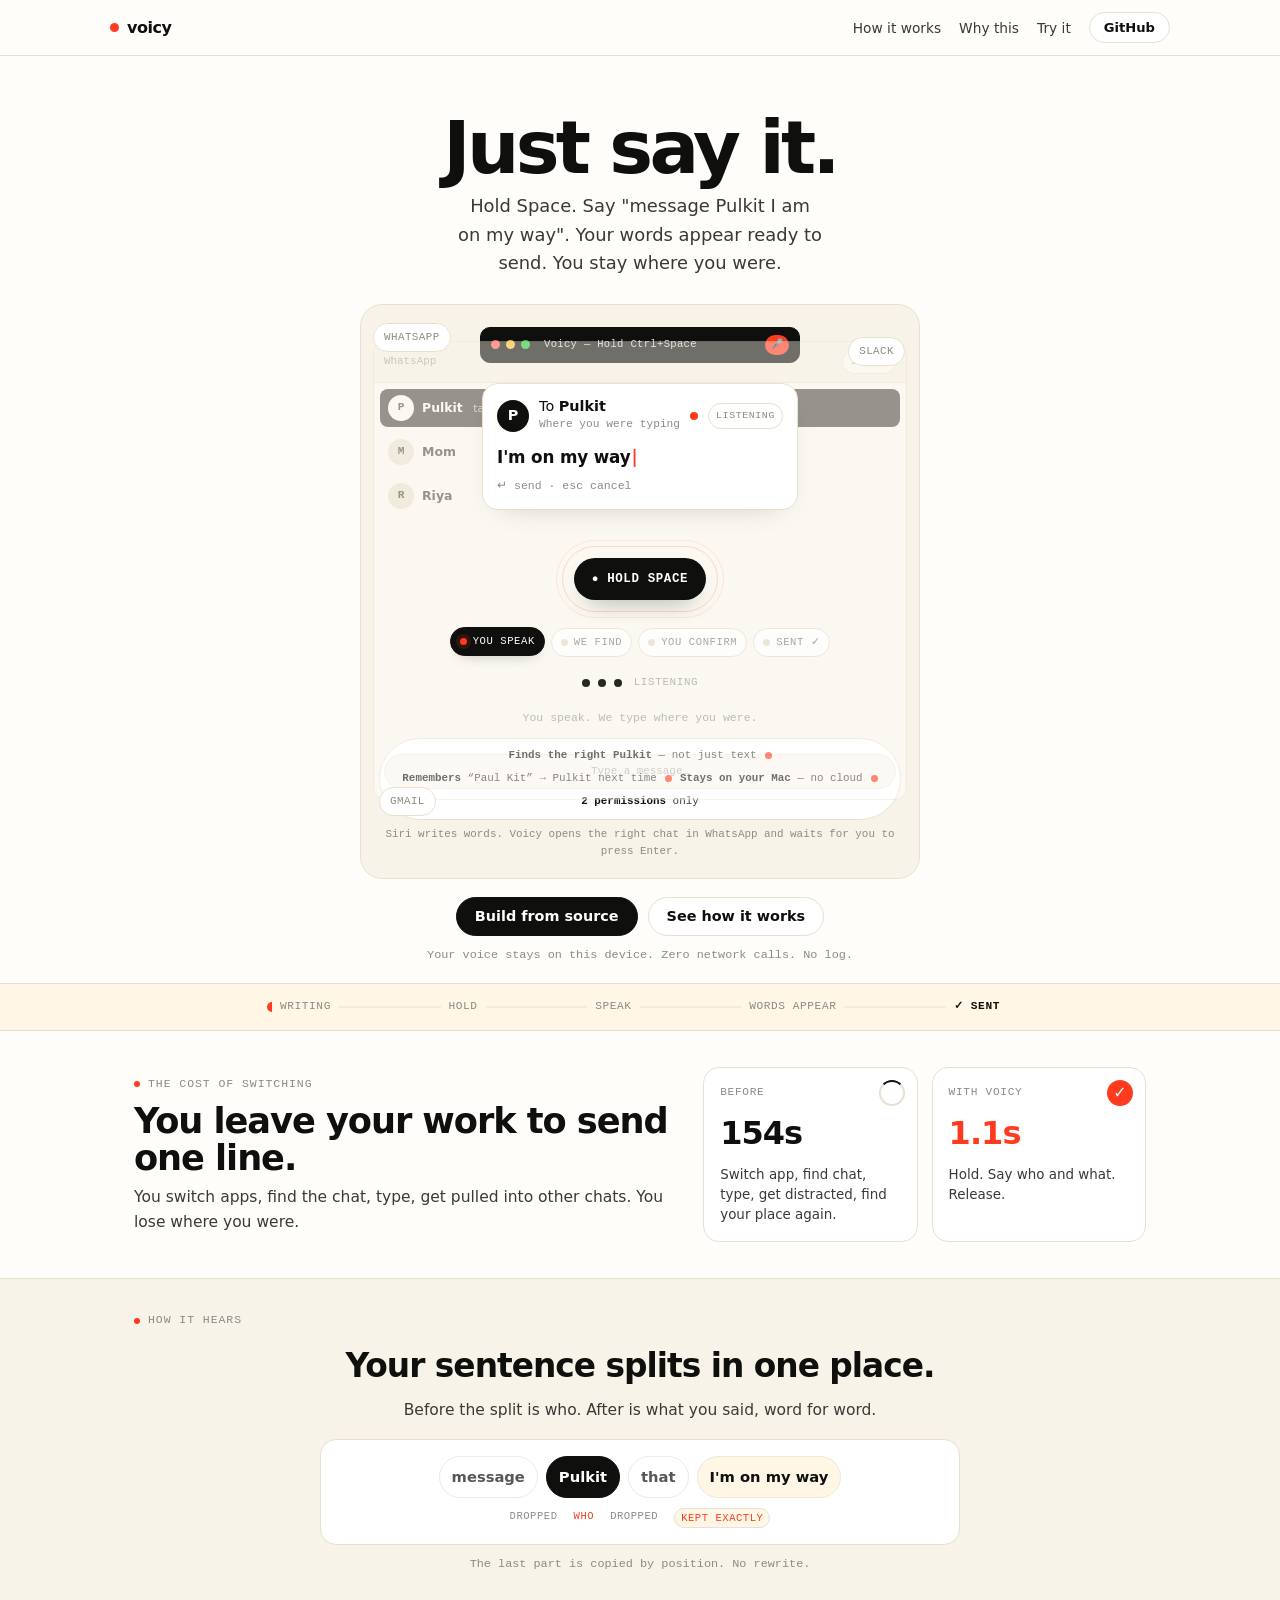
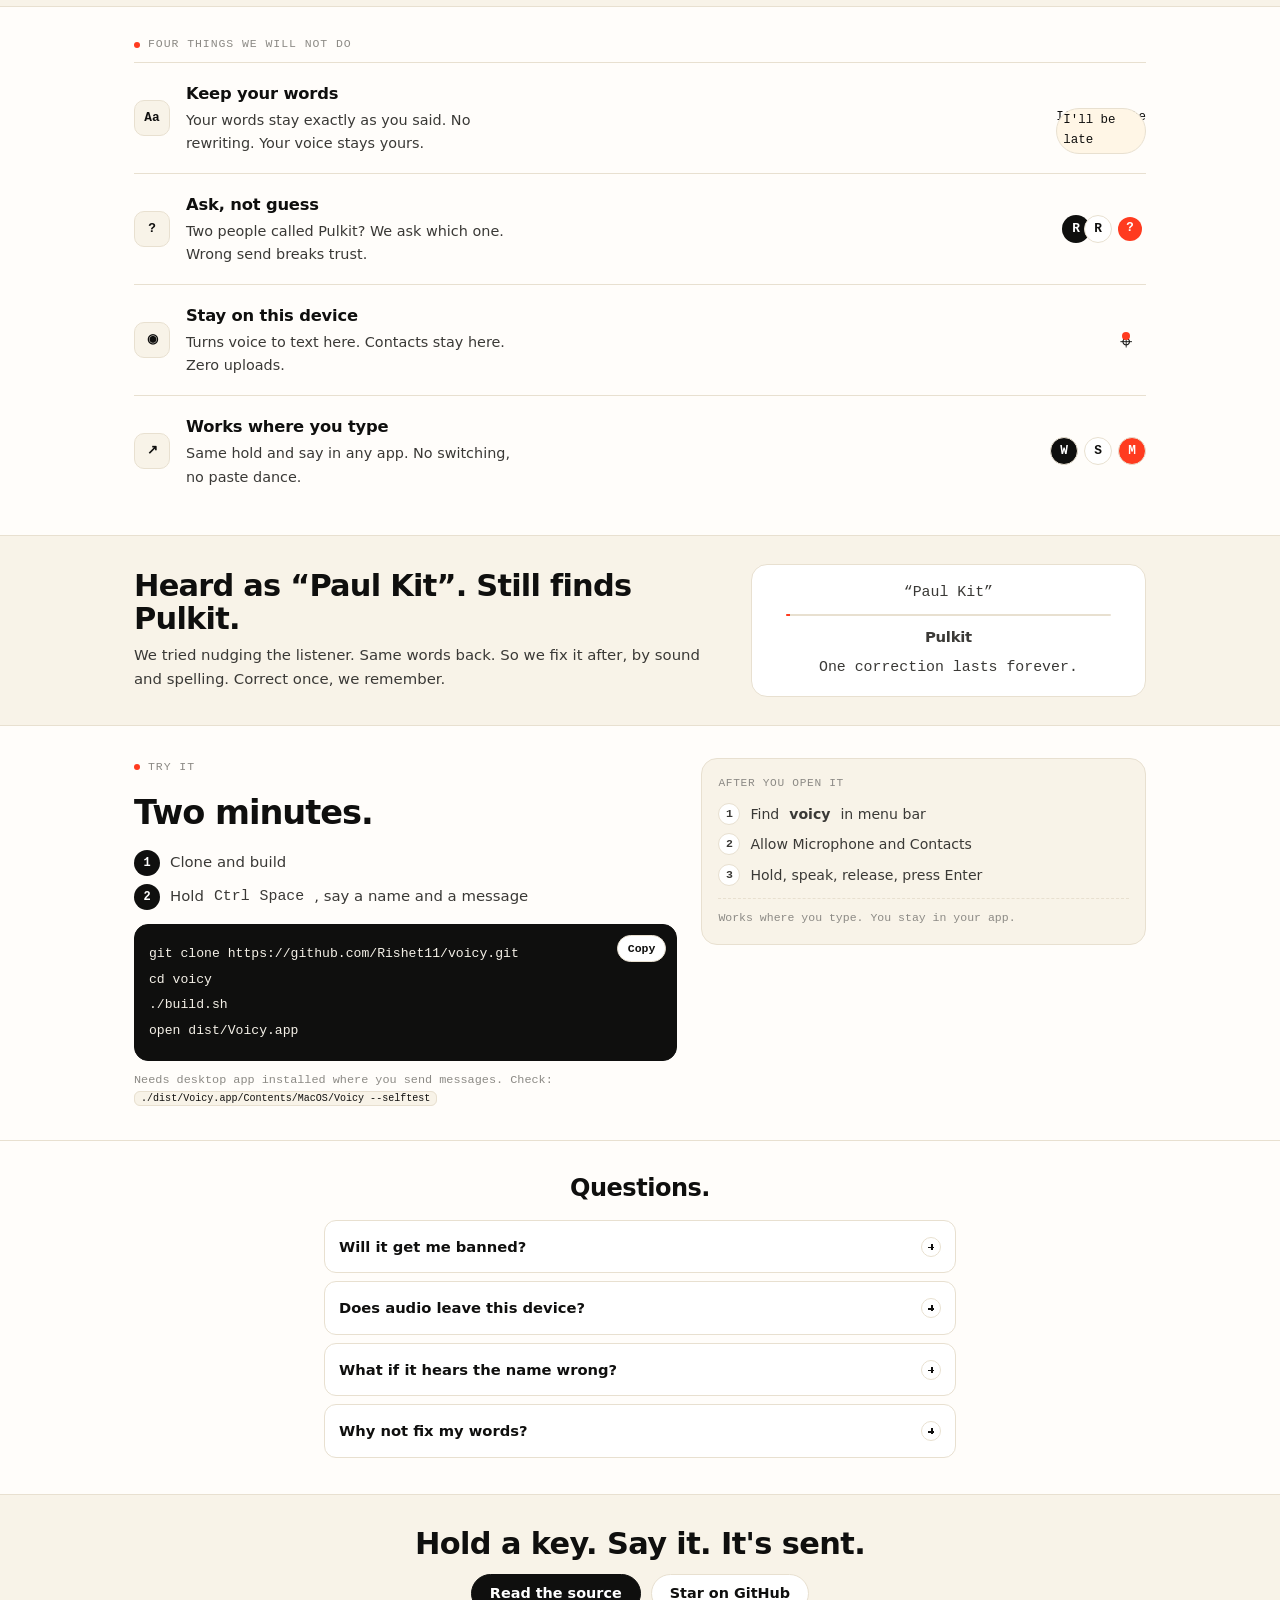
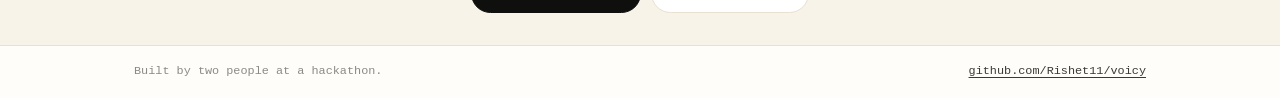
<file: landing/index.html>
<!doctype html>
<html lang="en">
<head>
<meta charset="utf-8">
<meta name="viewport" content="width=device-width, initial-scale=1">
<meta name="color-scheme" content="light">
<title>Voicy - Just say it. It's sent.</title>
<meta name="description" content="Hold a key, say who it's for and what to say. Your words appear where you send them. Nothing leaves your device.">
<meta property="og:type" content="website">
<meta property="og:url" content="https://rishet11.github.io/voicy/">
<meta property="og:title" content="Voicy — Just say it. It&apos;s sent.">
<meta property="og:description" content="Hold Space, say &apos;message Pulkit I am on my way&apos;. We find the right chat, you confirm, it&apos;s sent. Voice stays on your Mac. 2 permissions only.">
<meta property="og:image" content="https://rishet11.github.io/voicy/og-image.png">
<meta property="og:image:width" content="1200">
<meta property="og:image:height" content="630">
<meta property="og:image:alt" content="Voicy — Just say it. Hold Space, say who and what, confirm, sent.">
<meta name="twitter:card" content="summary_large_image">
<meta name="twitter:title" content="Voicy — Just say it. It&apos;s sent.">
<meta name="twitter:description" content="Hold Space, say who it&apos;s for and what to say. We find the chat, you press Enter. Never leaves your Mac.">
<meta name="twitter:image" content="https://rishet11.github.io/voicy/og-image.png">
<link rel="stylesheet" href="styles.css?v=orbit3">
</head>
<body>
<a class="skip" href="#main">Skip to content</a>

<header class="head">
  <nav class="wrap nav">
    <a class="brand" href="#top"><span class="dot"></span> voicy</a>
    <div class="nav-mid">
      <a href="#how">How it works</a>
      <a href="#why">Why this</a>
      <a href="#try">Try it</a>
    </div>
    <a class="btn btn-ghost sm" href="https://github.com/Rishet11/voicy">GitHub</a>
  </nav>
</header>

<main id="main">

  <!-- HERO centered, kinetic, white -->
  <section class="hero" id="top">
    <div class="wrap hero-wrap">
      <h1 class="hero-h"><span class="w1">Just</span> <span class="w2">say</span> <span class="w3">it.</span></h1>
      <p class="hero-sub">Hold Space. Say "message Pulkit I am on my way". Your words appear ready to send. You stay where you were.</p>

      <div class="stage flow-stage" id="stage" aria-label="Voice demo: message typed, ask permission, send">
        <!-- macOS menu bar hint -->
        <div class="mac-bar" aria-hidden="true">
          <span class="mac-dot red"></span><span class="mac-dot yellow"></span><span class="mac-dot green"></span>
          <span class="mac-title">Voicy — Hold Ctrl+Space</span>
          <span class="mac-mic">🎤</span>
        </div>
        <!-- WhatsApp window in background (faint) -->
        <div class="wa-bg" aria-hidden="true">
          <div class="wa-head"><span>WhatsApp</span><span class="wa-search">Search</span></div>
          <div class="wa-list">
            <div class="wa-row active"><span class="wa-ava">P</span><span>Pulkit <small>tap to chat</small></span></div>
            <div class="wa-row"><span class="wa-ava">M</span><span>Mom</span></div>
            <div class="wa-row"><span class="wa-ava">R</span><span>Riya</span></div>
          </div>
          <div class="wa-composer">Type a message…</div>
        </div>
        <!-- floating chips -->
        <div class="chips" aria-hidden="true">
          <span class="chip c1">WhatsApp</span>
          <span class="chip c2">Slack</span>
          <span class="chip c3">Gmail</span>
        </div>

        <!-- animated flow viewport -->
        <div class="flow-viewport">
          <div class="bubble" id="bubble">
            <div class="bubble-top">
              <span class="ava" id="ava">P</span>
              <div>
                <p class="to">To <strong id="to-name">Pulkit</strong></p>
                <p class="where" id="bubble-where">Where you were typing</p>
              </div>
              <span class="blink" aria-hidden="true"></span>
              <span class="bubble-badge" id="bubble-badge">listening</span>
            </div>
            <p class="typed"><span id="typed-text"></span><span class="cursor">|</span></p>
            <p class="keys"><kbd>↵</kbd> send · <kbd>esc</kbd> cancel</p>
          </div>
          <div class="permission" id="permission" aria-hidden="true">
            <div class="perm-head">
              <span class="perm-icon">?</span>
              <p>Send this?</p>
              <span class="perm-app">→ WhatsApp</span>
            </div>
            <div class="perm-body">
              <span class="perm-ava">P</span>
              <div>
                <p class="perm-to">Pulkit <span class="perm-phone">+91 98*** 4*20</span></p>
                <p class="perm-msg">“<span id="perm-msg">I'm on my way</span>”</p>
                <p class="perm-why">Found by sound — even if you said “Paul Kit”</p>
              </div>
            </div>
            <div class="perm-acts">
              <span class="perm-btn ghost" id="perm-cancel"><kbd>esc</kbd> Cancel</span>
              <span class="perm-btn solid" id="perm-send"><kbd>↵</kbd> Send</span>
            </div>
            <div class="perm-pointer"></div>
          </div>
          <div class="sent" id="sent" aria-hidden="true">
            <div class="sent-check">✓</div>
            <p class="sent-title">Sent to <strong>Pulkit</strong></p>
            <p class="sent-sub">WhatsApp · just now</p>
            <div class="sent-confetti" aria-hidden="true"><span></span><span></span><span></span><span></span><span></span></div>
          </div>
          <div class="fly-msg" id="fly-msg" aria-hidden="true">I'm on my way</div>
        </div>
        <button class="orb" type="button" aria-label="Hold Space to talk" id="orb">
          <span class="orb-ring"></span>
          <span class="orb-ring r2"></span>
          <span class="orb-core" id="orb-core"><span class="mic" aria-hidden="true">●</span> <span id="orb-label">Hold Space</span></span>
        </button>
        <div class="flow-steps" aria-hidden="true" id="flow-steps">
          <span class="fs active" data-step="1"><i></i> you speak</span>
          <span class="fs" data-step="2"><i></i> we find</span>
          <span class="fs" data-step="3"><i></i> you confirm</span>
          <span class="fs" data-step="4"><i></i> sent ✓</span>
        </div>
        <div class="listen" aria-hidden="true" id="listen">
          <span></span><span></span><span></span>
          <p id="listen-label">Listening</p>
        </div>
        <p class="stage-cap" id="stage-cap">You speak. We find the right person. You confirm. Sent — you never left your app.</p>
        <div class="trust-line" aria-label="Why this is not dictation">
          <span><strong>Finds the right Pulkit</strong> — not just text</span>
          <span class="dot">·</span>
          <span><strong>Remembers</strong> “Paul Kit” → Pulkit next time</span>
          <span class="dot">·</span>
          <span><strong>Stays on your Mac</strong> — no cloud</span>
          <span class="dot">·</span>
          <span><strong>2 permissions</strong> only</span>
        </div>
        <p class="siri-note">Siri writes words. Voicy opens the right chat in WhatsApp and waits for you to press Enter.</p>
      </div>

      <div class="hero-acts">
        <a class="btn btn-primary" href="https://github.com/Rishet11/voicy">Build from source</a>
        <a class="btn btn-ghost" href="#how">See how it works</a>
      </div>
      <p class="micro">Your voice stays on this device. Zero network calls. No log.</p>
    </div>
  </section>

  <!-- CHAIN - dopamine loop, moving dot -->
  <section class="chain" aria-label="The loop">
    <div class="wrap">
      <div class="track">
        <span class="track-line"></span>
        <span class="track-dot"></span>
        <div class="track-steps">
          <span class="step">Writing</span>
          <span class="step">Hold</span>
          <span class="step">Speak</span>
          <span class="step">Words appear</span>
          <span class="step ok">✓ Sent</span>
        </div>
      </div>
    </div>
  </section>

  <!-- COST - timer psychology, less wordy -->
  <section class="cost" id="why" aria-labelledby="cost-h">
    <div class="wrap cost-grid">
      <div class="cost-left">
        <p class="eyebrow"><span class="dot sm"></span> The cost of switching</p>
        <h2 id="cost-h">You leave your work to send one line.</h2>
        <p class="sub">You switch apps, find the chat, type, get pulled into other chats. You lose where you were.</p>
      </div>
      <div class="timers">
        <div class="tcard before">
          <p class="tlabel">Before</p>
          <p class="tnum"><span class="num" data-target="252">0</span><span>s</span></p>
          <p class="tdesc">Switch app, find chat, type, get distracted, find your place again.</p>
          <div class="spinner" aria-hidden="true"><span></span></div>
        </div>
        <div class="tcard after">
          <p class="tlabel">With Voicy</p>
          <p class="tnum ac"><span class="num" data-target="1.1">0</span><span>s</span></p>
          <p class="tdesc">Hold. Say who and what. Release.</p>
          <div class="check" aria-hidden="true">✓</div>
        </div>
      </div>
    </div>
  </section>

  <!-- HOW - single pill that splits, no tape jargon -->
  <section class="how" id="how" aria-labelledby="how-h">
    <div class="wrap how-wrap">
      <p class="eyebrow"><span class="dot sm"></span> How it hears</p>
      <h2 id="how-h">Your sentence splits in one place.</h2>
      <p class="sub">Before the split is who. After is what you said, word for word.</p>

      <div class="split" id="split">
        <div class="pill-line">
          <span class="seg drop">message</span>
          <span class="seg who">Pulkit</span>
          <span class="seg drop">that</span>
          <span class="seg keep">I'm on my way</span>
        </div>
        <div class="split-labels">
          <span>dropped</span>
          <span class="ac">who</span>
          <span>dropped</span>
          <span class="ac bg">kept exactly</span>
        </div>
      </div>
      <p class="how-note">The last part is copied by position. No rewrite.</p>
    </div>
  </section>

  <!-- ROWS - not 3 tiles, vertical list with micro animations -->
  <section class="rows" aria-labelledby="rows-h">
    <div class="wrap">
      <p class="eyebrow"><span class="dot sm"></span> Four things we will not do</p>
      <h2 id="rows-h" class="sr">Promises</h2>

      <div class="row">
        <span class="row-icon" aria-hidden="true">Aa</span>
        <div>
          <h3>Keep your words</h3>
          <p>Your words stay exactly as you said. No rewriting. Your voice stays yours.</p>
        </div>
        <span class="row-anim text-keep" aria-hidden="true"><span>I'll be late</span><span class="keep">I'll be late</span></span>
      </div>

      <div class="row">
        <span class="row-icon" aria-hidden="true">?</span>
        <div>
          <h3>Ask, not guess</h3>
          <p>Two people called Pulkit? We ask which one. Wrong send breaks trust.</p>
        </div>
        <span class="row-anim ask" aria-hidden="true">
          <span class="av r">R</span><span class="av r2">R</span><span class="qm">?</span>
        </span>
      </div>

      <div class="row">
        <span class="row-icon" aria-hidden="true">◉</span>
        <div>
          <h3>Stay on this device</h3>
          <p>Turns voice to text here. Contacts stay here. Zero uploads.</p>
        </div>
        <span class="row-anim lock" aria-hidden="true"><span class="lock-body">⌖</span><span class="lock-dot"></span></span>
      </div>

      <div class="row">
        <span class="row-icon" aria-hidden="true">↗</span>
        <div>
          <h3>Works where you type</h3>
          <p>Same hold and say in any app. No switching, no paste dance.</p>
        </div>
        <span class="row-anim apps" aria-hidden="true"><span class="app wa">W</span><span class="app sl">S</span><span class="app gm">M</span></span>
      </div>
    </div>
  </section>

  <!-- NAMES - small, honest, with match animation -->
  <section class="names" aria-labelledby="names-h">
    <div class="wrap names-grid">
      <div>
        <h2 id="names-h">Heard as “Paul Kit”. Still finds Pulkit.</h2>
        <p>We tried nudging the listener. Same words back. So we fix it after, by sound and spelling. Correct once, we remember.</p>
      </div>
      <div class="name-demo">
        <p class="heard">“Paul Kit”</p>
        <div class="match-line"><span class="ml"></span><span class="dot2"></span></div>
        <p class="found">Pulkit</p>
        <p class="nm-cap">One correction lasts forever.</p>
      </div>
    </div>
  </section>

  <!-- TRY - two steps, code -->
  <section class="try" id="try" aria-labelledby="try-h">
    <div class="wrap try-grid">
      <div>
        <p class="eyebrow"><span class="dot sm"></span> Try it</p>
        <h2 id="try-h">Two minutes.</h2>
        <ol class="steps">
          <li><span class="n">1</span> Clone and build</li>
          <li><span class="n">2</span> Hold <kbd>Ctrl</kbd> <kbd>Space</kbd>, say a name and a message</li>
        </ol>
        <div class="code">
          <pre><code>git clone https://github.com/Rishet11/voicy.git
cd voicy
./build.sh
open dist/Voicy.app</code></pre>
          <button class="copy" data-copy="git clone https://github.com/Rishet11/voicy.git
cd voicy
./build.sh
open dist/Voicy.app">Copy</button>
        </div>
        <p class="req">Needs desktop app installed where you send messages. Check: <code>./dist/Voicy.app/Contents/MacOS/Voicy --selftest</code></p>
      </div>
      <div class="try-card">
        <p class="try-label">After you open it</p>
        <ol>
          <li>Find <strong>voicy</strong> in menu bar</li>
          <li>Allow Microphone and Contacts</li>
          <li>Hold, speak, release, press Enter</li>
        </ol>
        <p class="try-foot">Works where you type. You stay in your app.</p>
      </div>
    </div>
  </section>

  <!-- FAQ - plain, collapsed -->
  <section class="faq" aria-labelledby="faq-h">
    <div class="wrap faq-wrap">
      <h2 id="faq-h">Questions.</h2>
      <details><summary>Will it get me banned? <span></span></summary><p>No. We open the app with the link it publishes for the web. No private API.</p></details>
      <details><summary>Does audio leave this device? <span></span></summary><p>Never. It runs here. We make zero network calls and store no messages.</p></details>
      <details><summary>What if it hears the name wrong? <span></span></summary><p>It will. We match by sound and spelling. Teach it once and it sticks.</p></details>
      <details><summary>Why not fix my words? <span></span></summary><p>Because your voice is yours. We copy. We do not rewrite.</p></details>
    </div>
  </section>

  <section class="closer">
    <div class="wrap closer-wrap">
      <p>Hold a key. Say it. It's sent.</p>
      <div class="closer-acts">
        <a class="btn btn-primary" href="https://github.com/Rishet11/voicy">Read the source</a>
        <a class="btn btn-ghost" href="https://github.com/Rishet11/voicy">Star on GitHub</a>
      </div>
    </div>
  </section>

</main>

<footer class="foot">
  <div class="wrap foot-inner">
    <p>Built by two people at a hackathon.</p>
    <a href="https://github.com/Rishet11/voicy">github.com/Rishet11/voicy</a>
  </div>
</footer>

<script>
(function(){
  // --- full flow: 1 message → 2 ask permission → 3 send → 4 sent (loop) ---
  var stage = document.getElementById('stage');
  var t = document.getElementById('typed-text');
  var toEl = document.getElementById('to-name');
  var ava = document.getElementById('ava');
  var permMsg = document.getElementById('perm-msg');
  var perm = document.getElementById('permission');
  var sent = document.getElementById('sent');
  var fly = document.getElementById('fly-msg');
  var orbLabel = document.getElementById('orb-label');
  var orbCore = document.getElementById('orb-core');
  var listenLabel = document.getElementById('listen-label');
  var stageCap = document.getElementById('stage-cap');
  var bubbleWhere = document.getElementById('bubble-where');
  var bubbleBadge = document.getElementById('bubble-badge');
  var permSend = document.getElementById('perm-send');
  var steps = document.querySelectorAll('.fs');
  var bubble = document.getElementById('bubble');
  var phrases = ["I'm on my way","I'll be late, leaving now","the file is ready","I'm here, come down"];
  var names = ["Pulkit","Pulkit","Mom","Riya"];
  var avas = ["P","P","M","R"];
  var pi = 0;
  var state = 0; // 0 typing, 1 ask, 2 sending, 3 sent
  function setStep(n){
    steps.forEach(function(s){ s.classList.toggle('active', parseInt(s.dataset.step)===n); s.classList.toggle('done', parseInt(s.dataset.step)<n); });
    stage.setAttribute('data-state', n);
  }
  function setCap(s){ if(stageCap) stageCap.textContent = s; }
  function typePhrase(idx, cb){
    var cur = phrases[idx];
    var ci = 0;
    var el = t;
    el.textContent = "";
    if(toEl) toEl.textContent = names[idx];
    if(ava) ava.textContent = avas[idx];
    var permAva = document.querySelector('.perm-ava');
    if(permAva) permAva.textContent = avas[idx];
    var permTo = document.querySelector('.perm-to');
    if(permTo) permTo.textContent = names[idx];
    if(permMsg) permMsg.textContent = cur;
    if(fly) fly.textContent = cur;
    var sentTitle = document.querySelector('.sent-title');
    if(sentTitle) sentTitle.innerHTML = 'Sent to <strong>'+names[idx]+'</strong>';
    bubbleWhere.textContent = "Where you were typing";
    bubbleBadge.textContent = "listening";
    bubbleBadge.className = "bubble-badge listening";
    listenLabel.textContent = "Listening";
    orbLabel.textContent = "Hold Space";
    orbCore.classList.remove('sending','sent');
    setCap("You speak. We type where you were.");
    setStep(1);
    stage.classList.remove('state-ask','state-sending','state-sent');
    stage.classList.add('state-typing');
    perm.classList.remove('show');
    sent.classList.remove('show');
    bubble.classList.remove('sending','sent-out');
    fly.classList.remove('fly');
    function tick(){
      if(ci < cur.length){
        el.textContent = cur.slice(0, ci+1);
        ci++;
        setTimeout(tick, 62 + Math.random()*28);
      } else {
        setTimeout(cb, 650);
      }
    }
    tick();
  }
  function showAsk(cb){
    stage.classList.remove('state-typing');
    stage.classList.add('state-ask');
    setStep(2);
    bubbleWhere.textContent = "Ready to send";
    bubbleBadge.textContent = "needs ok";
    bubbleBadge.className = "bubble-badge ask";
    listenLabel.textContent = "Asking you";
    orbLabel.textContent = "Release to review";
    setCap("We found Pulkit. Check, then send.");
    perm.classList.add('show');
    // pulse the Send button hint
    permSend.classList.add('pulse');
    setTimeout(function(){ permSend.classList.remove('pulse'); }, 900);
    setTimeout(cb, 1700);
  }
  function doSend(cb){
    stage.classList.remove('state-ask');
    stage.classList.add('state-sending');
    setStep(3);
    perm.classList.remove('show');
    bubble.classList.add('sending');
    orbCore.classList.add('sending');
    orbLabel.textContent = "Sending…";
    listenLabel.textContent = "Sending";
    bubbleBadge.textContent = "sending…";
    bubbleBadge.className = "bubble-badge sending";
    setCap("You pressed Enter. Sending.");
    // fly animation
    fly.classList.add('fly');
    permSend.classList.add('pressed');
    setTimeout(function(){ permSend.classList.remove('pressed'); }, 420);
    setTimeout(function(){
      bubble.classList.remove('sending');
      bubble.classList.add('sent-out');
      cb();
    }, 820);
  }
  function showSent(cb){
    stage.classList.remove('state-sending');
    stage.classList.add('state-sent');
    setStep(4);
    sent.classList.add('show');
    orbCore.classList.remove('sending');
    orbCore.classList.add('sent');
    orbLabel.textContent = "✓ Sent";
    listenLabel.textContent = "Sent ✓";
    bubbleBadge.textContent = "✓ sent";
    bubbleBadge.className = "bubble-badge sent";
    bubbleWhere.textContent = "Back to your work";
    setCap("Done. You never left your app.");
    setTimeout(cb, 1900);
  }
  function loop(){
    typePhrase(pi, function(){
      showAsk(function(){
        doSend(function(){
          showSent(function(){
            // reset and next phrase
            setTimeout(function(){
              stage.classList.remove('state-sent','state-ask','state-sending');
              pi = (pi+1) % phrases.length;
              loop();
            }, 420);
          });
        });
      });
    });
  }
  loop();
  // click orb to advance manually
  var orb = document.getElementById('orb');
  if(orb){
    orb.addEventListener('click', function(){
      // jump to next state quickly
      if(stage.classList.contains('state-typing')){
        // skip typing
        t.textContent = phrases[pi];
      }
    });
  }
  var nums = document.querySelectorAll('.num');
  var obs = new IntersectionObserver(function(entries){
    entries.forEach(function(e){
      if(e.isIntersecting){
        var el=e.target, target=parseFloat(el.dataset.target), cur=0;
        var isFloat = String(target).indexOf('.')>-1;
        var step = isFloat ? 0.07 : 7;
        var id=setInterval(function(){
          cur += step;
          if(cur>=target){ cur=target; clearInterval(id); obs.unobserve(el); }
          el.textContent = isFloat ? cur.toFixed(1) : Math.round(cur);
        }, 30);
      }
    });
  },{threshold:.5});
  nums.forEach(function(n){ obs.observe(n); });
  var btn=document.querySelector('.copy');
  if(btn){ btn.addEventListener('click', function(){
    var txt=btn.dataset.copy||'';
    if(navigator.clipboard){ navigator.clipboard.writeText(txt).then(function(){ var o=btn.textContent; btn.textContent='Copied'; setTimeout(function(){btn.textContent=o},1200); }); }
  });}
  var split=document.getElementById('split');
  if(split){
    split.addEventListener('mouseenter', function(){ split.classList.add('hover'); });
    split.addEventListener('mouseleave', function(){ split.classList.remove('hover'); });
  }
})();
</script>
</body>
</html>
</file>
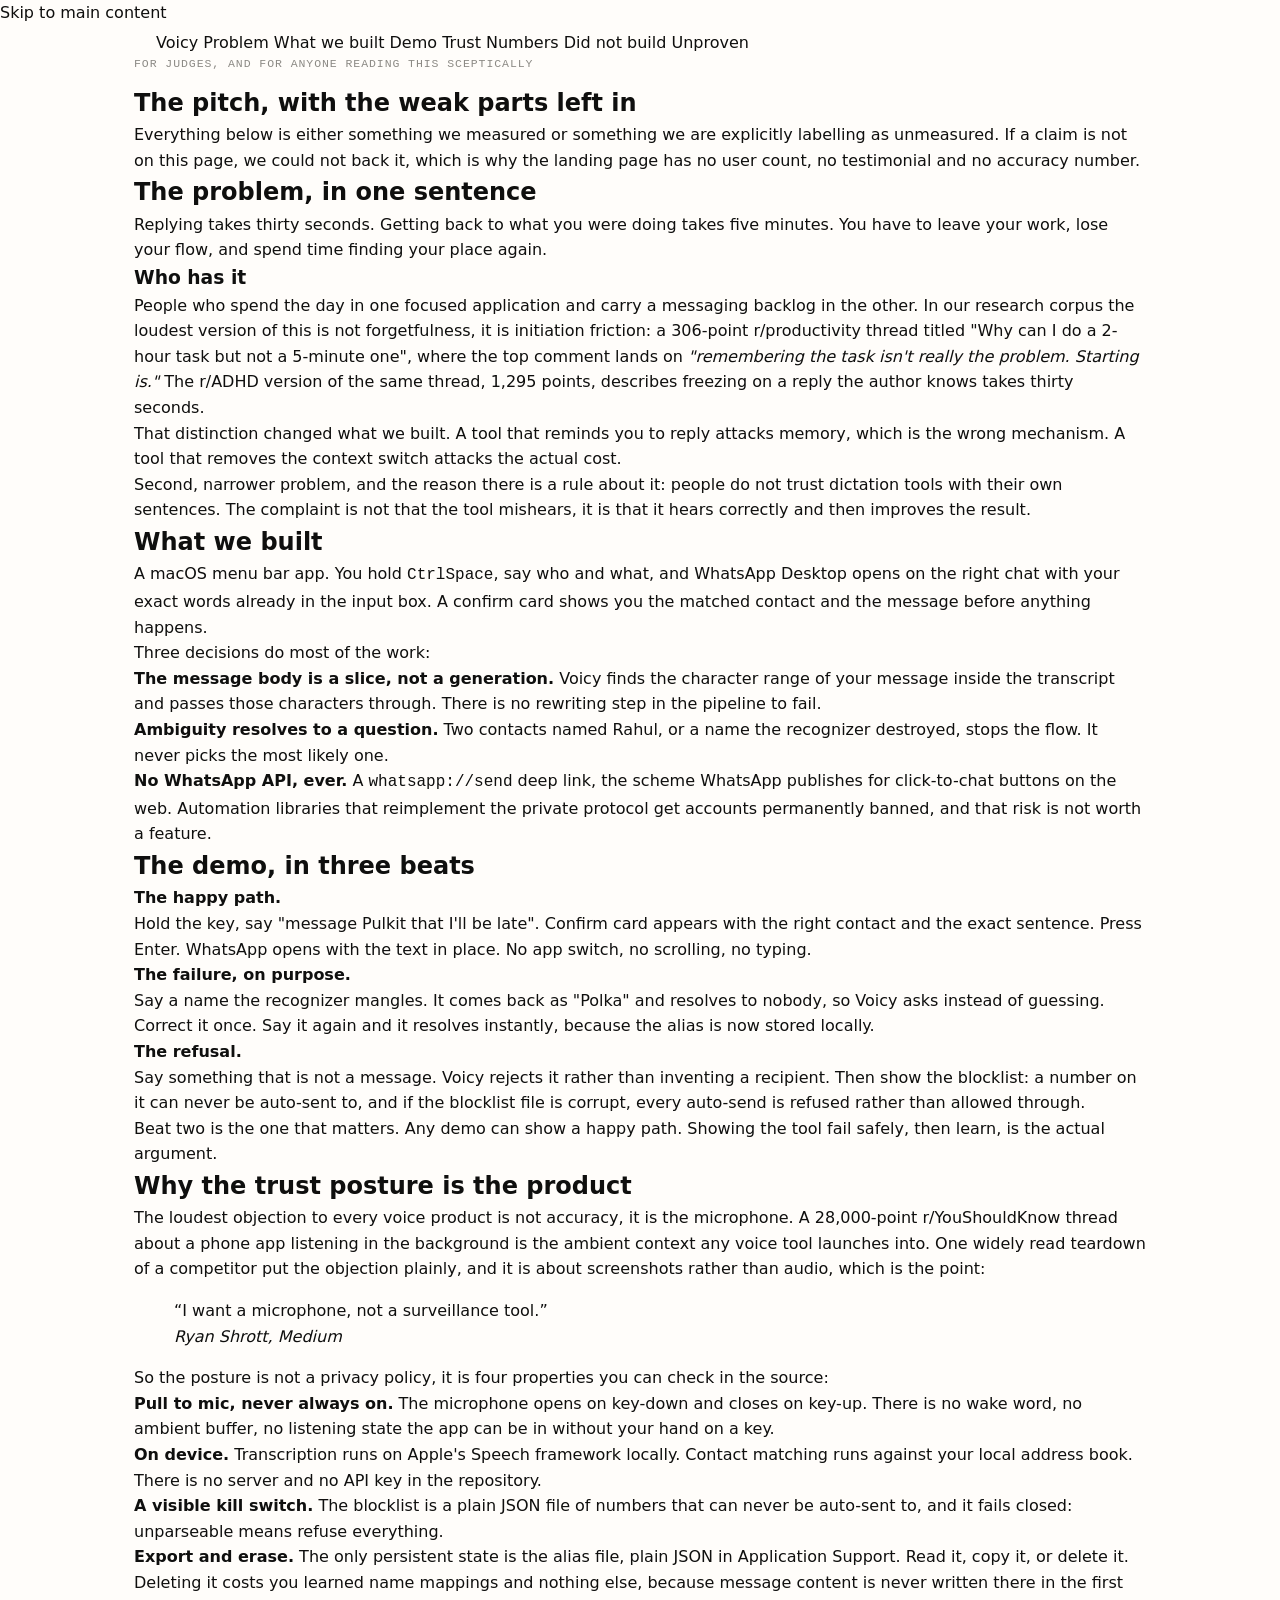
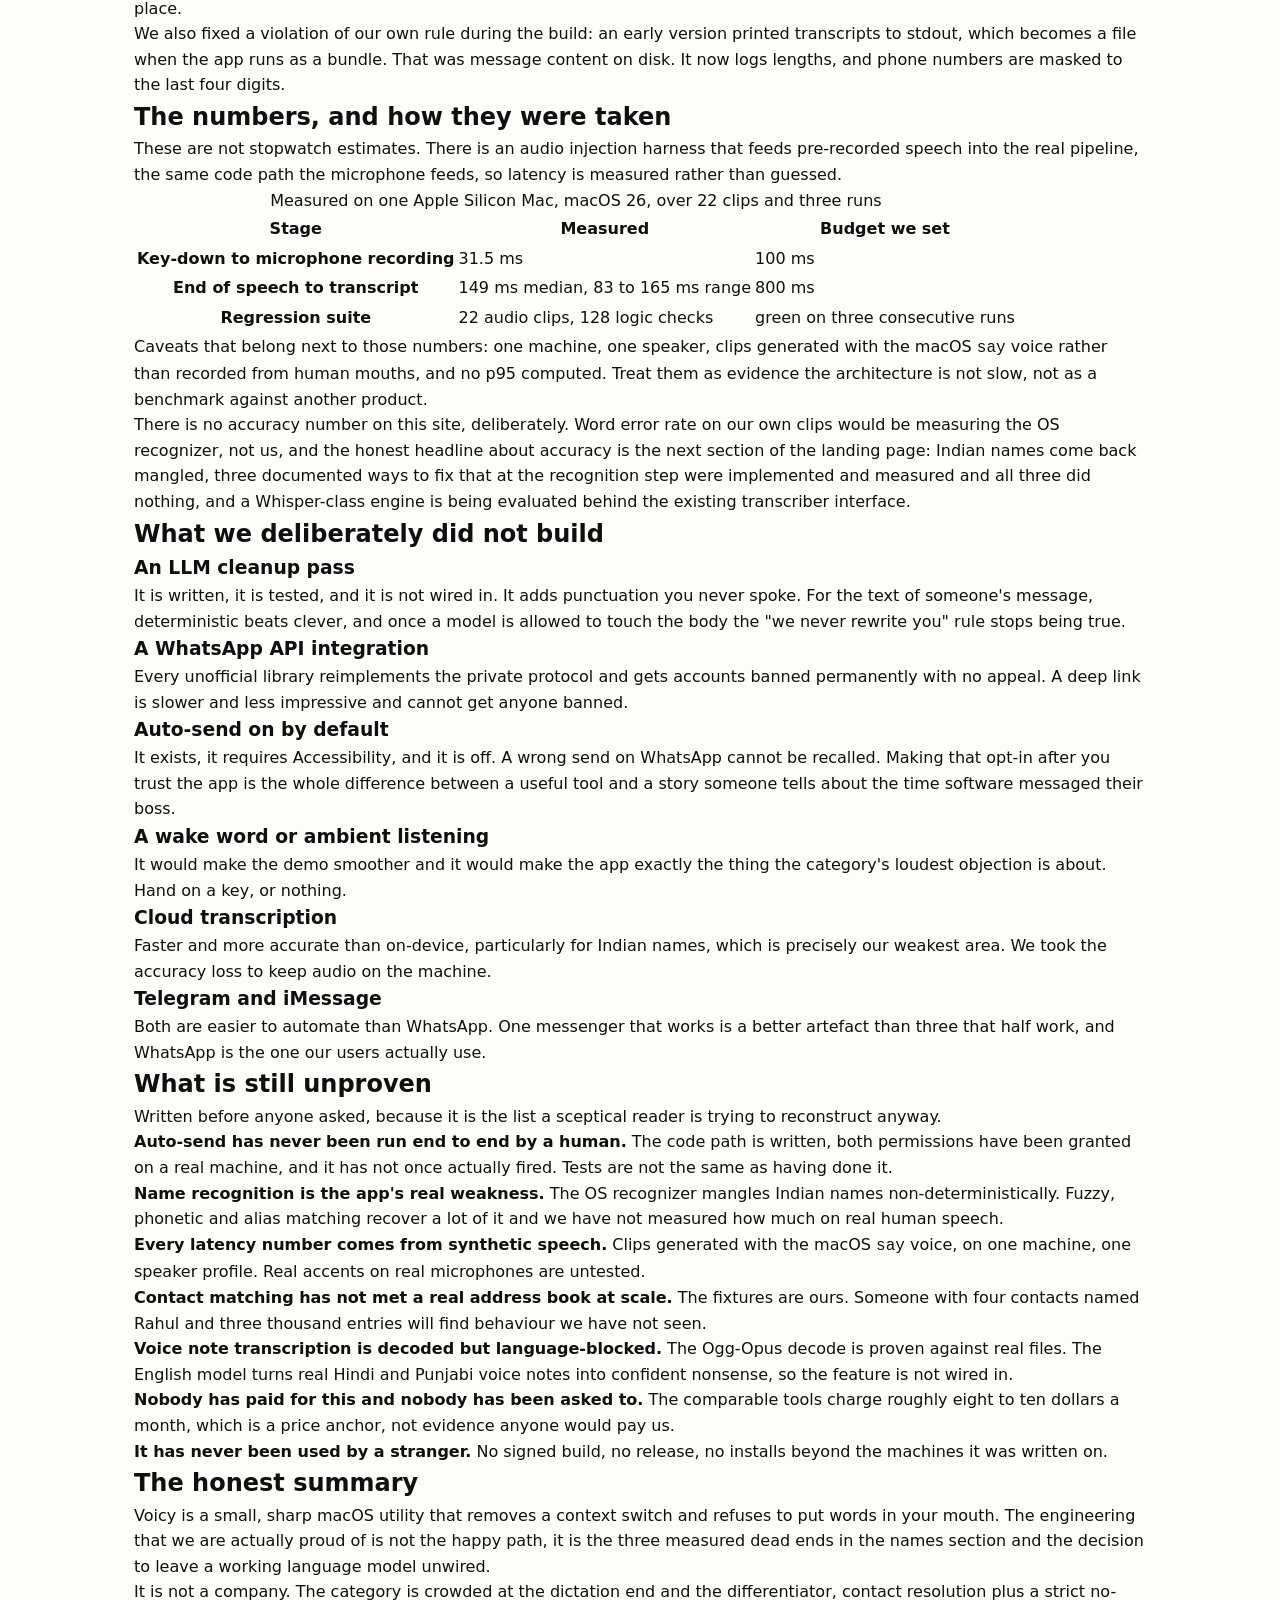
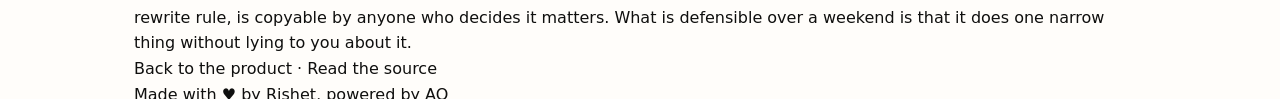
<file: landing/pitch.html>
<!doctype html>
<html lang="en">
<head>
<meta charset="utf-8">
<meta name="viewport" content="width=device-width, initial-scale=1">
<title>Voicy: the pitch, including the parts that do not work</title>
<meta name="description" content="What Voicy is, who has the problem, the demo in three beats, why the trust posture matters, what we deliberately did not build, and what is still unproven.">
<link rel="stylesheet" href="styles.css">
</head>
<body>
<a class="skip-link" href="#main">Skip to main content</a>

<nav class="pitch-nav" aria-label="Pitch sections">
  <div class="wrap">
    <a class="back" href="index.html"><svg class="brand-mark" width="22" height="22" viewBox="0 0 28 28" fill="none" xmlns="http://www.w3.org/2000/svg" aria-hidden="true"><rect width="28" height="28" rx="7" fill="var(--green)"/><rect x="7.2" y="11" width="2.8" height="6" rx="1.4" fill="var(--on-green)"/><rect x="11.5" y="8.2" width="2.8" height="11.6" rx="1.4" fill="var(--on-green)"/><rect x="15.8" y="11" width="2.8" height="6" rx="1.4" fill="var(--on-green)"/><path d="M19 16.6L20.9 18.5L24.2 13.2" stroke="var(--on-green)" stroke-width="1.7" stroke-linecap="round" stroke-linejoin="round"/></svg>Voicy</a>
    <a href="#problem">Problem</a>
    <a href="#built">What we built</a>
    <a href="#demo">Demo</a>
    <a href="#trust">Trust</a>
    <a href="#numbers">Numbers</a>
    <a href="#didnt">Did not build</a>
    <a href="#unproven">Unproven</a>
  </div>
</nav>

<main id="main">

  <section class="pitch-hero">
    <div class="wrap">
      <p class="eyebrow">for judges, and for anyone reading this sceptically</p>
      <h1>The pitch, with the weak parts left in</h1>
      <p class="lede">Everything below is either something we measured or something we are explicitly labelling as unmeasured. If a claim is not on this page, we could not back it, which is why the landing page has no user count, no testimonial and no accuracy number.</p>
    </div>
  </section>

  <div class="pitch-body">
    <div class="wrap">

      <section class="pitch-block" id="problem" aria-labelledby="p1">
        <h2 id="p1">The problem, in one sentence</h2>
        <p class="one-line">Replying takes thirty seconds. Getting back to what you were doing takes five minutes. You have to leave your work, lose your flow, and spend time finding your place again.</p>
        <h3>Who has it</h3>
        <p>People who spend the day in one focused application and carry a messaging backlog in the other. In our research corpus the loudest version of this is not forgetfulness, it is initiation friction: a 306-point r/productivity thread titled "Why can I do a 2-hour task but not a 5-minute one", where the top comment lands on <em>"remembering the task isn't really the problem. Starting is."</em> The r/ADHD version of the same thread, 1,295 points, describes freezing on a reply the author knows takes thirty seconds.</p>
        <p>That distinction changed what we built. A tool that reminds you to reply attacks memory, which is the wrong mechanism. A tool that removes the context switch attacks the actual cost.</p>
        <p>Second, narrower problem, and the reason there is a rule about it: people do not trust dictation tools with their own sentences. The complaint is not that the tool mishears, it is that it hears correctly and then improves the result.</p>
      </section>

      <section class="pitch-block" id="built" aria-labelledby="p2">
        <h2 id="p2">What we built</h2>
        <p>A macOS menu bar app. You hold <kbd>Ctrl</kbd><kbd>Space</kbd>, say who and what, and WhatsApp Desktop opens on the right chat with your exact words already in the input box. A confirm card shows you the matched contact and the message before anything happens.</p>
        <p>Three decisions do most of the work:</p>
        <ul class="facts">
          <li><strong>The message body is a slice, not a generation.</strong> Voicy finds the character range of your message inside the transcript and passes those characters through. There is no rewriting step in the pipeline to fail.</li>
          <li><strong>Ambiguity resolves to a question.</strong> Two contacts named Rahul, or a name the recognizer destroyed, stops the flow. It never picks the most likely one.</li>
          <li><strong>No WhatsApp API, ever.</strong> A <code>whatsapp://send</code> deep link, the scheme WhatsApp publishes for click-to-chat buttons on the web. Automation libraries that reimplement the private protocol get accounts permanently banned, and that risk is not worth a feature.</li>
        </ul>
      </section>

      <section class="pitch-block" id="demo" aria-labelledby="p3">
        <h2 id="p3">The demo, in three beats</h2>
        <ol class="beats">
          <li>
            <strong>The happy path.</strong>
            <p>Hold the key, say "message Pulkit that I'll be late". Confirm card appears with the right contact and the exact sentence. Press Enter. WhatsApp opens with the text in place. No app switch, no scrolling, no typing.</p>
          </li>
          <li>
            <strong>The failure, on purpose.</strong>
            <p>Say a name the recognizer mangles. It comes back as "Polka" and resolves to nobody, so Voicy asks instead of guessing. Correct it once. Say it again and it resolves instantly, because the alias is now stored locally.</p>
          </li>
          <li>
            <strong>The refusal.</strong>
            <p>Say something that is not a message. Voicy rejects it rather than inventing a recipient. Then show the blocklist: a number on it can never be auto-sent to, and if the blocklist file is corrupt, every auto-send is refused rather than allowed through.</p>
          </li>
        </ol>
        <p>Beat two is the one that matters. Any demo can show a happy path. Showing the tool fail safely, then learn, is the actual argument.</p>
      </section>

      <section class="pitch-block" id="trust" aria-labelledby="p4">
        <h2 id="p4">Why the trust posture is the product</h2>
        <p>The loudest objection to every voice product is not accuracy, it is the microphone. A 28,000-point r/YouShouldKnow thread about a phone app listening in the background is the ambient context any voice tool launches into. One widely read teardown of a competitor put the objection plainly, and it is about screenshots rather than audio, which is the point:</p>
        <blockquote class="quote">
          <p>&ldquo;I want a microphone, not a surveillance tool.&rdquo;</p>
          <cite>Ryan Shrott, <a href="https://medium.com/@ryanshrott/why-i-cancelled-my-wispr-flow-subscription-and-what-im-using-instead-d783433f4411">Medium</a></cite>
        </blockquote>
        <p>So the posture is not a privacy policy, it is four properties you can check in the source:</p>
        <ul class="facts">
          <li><strong>Pull to mic, never always on.</strong> The microphone opens on key-down and closes on key-up. There is no wake word, no ambient buffer, no listening state the app can be in without your hand on a key.</li>
          <li><strong>On device.</strong> Transcription runs on Apple's Speech framework locally. Contact matching runs against your local address book. There is no server and no API key in the repository.</li>
          <li><strong>A visible kill switch.</strong> The blocklist is a plain JSON file of numbers that can never be auto-sent to, and it fails closed: unparseable means refuse everything.</li>
          <li><strong>Export and erase.</strong> The only persistent state is the alias file, plain JSON in Application Support. Read it, copy it, or delete it. Deleting it costs you learned name mappings and nothing else, because message content is never written there in the first place.</li>
        </ul>
        <p>We also fixed a violation of our own rule during the build: an early version printed transcripts to stdout, which becomes a file when the app runs as a bundle. That was message content on disk. It now logs lengths, and phone numbers are masked to the last four digits.</p>
      </section>

      <section class="pitch-block" id="numbers" aria-labelledby="p5">
        <h2 id="p5">The numbers, and how they were taken</h2>
        <p>These are not stopwatch estimates. There is an audio injection harness that feeds pre-recorded speech into the real pipeline, the same code path the microphone feeds, so latency is measured rather than guessed.</p>
        <table class="ledger">
          <caption>Measured on one Apple Silicon Mac, macOS 26, over 22 clips and three runs</caption>
          <thead>
            <tr><th scope="col">Stage</th><th scope="col">Measured</th><th scope="col">Budget we set</th></tr>
          </thead>
          <tbody>
            <tr><th scope="row">Key-down to microphone recording</th><td class="num">31.5 ms</td><td>100 ms</td></tr>
            <tr><th scope="row">End of speech to transcript</th><td class="num">149 ms median, 83 to 165 ms range</td><td>800 ms</td></tr>
            <tr><th scope="row">Regression suite</th><td class="num">22 audio clips, 128 logic checks</td><td>green on three consecutive runs</td></tr>
          </tbody>
        </table>
        <p class="mangle-note">Caveats that belong next to those numbers: one machine, one speaker, clips generated with the macOS <code>say</code> voice rather than recorded from human mouths, and no p95 computed. Treat them as evidence the architecture is not slow, not as a benchmark against another product.</p>
        <p>There is no accuracy number on this site, deliberately. Word error rate on our own clips would be measuring the OS recognizer, not us, and the honest headline about accuracy is the next section of the landing page: Indian names come back mangled, three documented ways to fix that at the recognition step were implemented and measured and all three did nothing, and a Whisper-class engine is being evaluated behind the existing transcriber interface.</p>
      </section>

      <section class="pitch-block" id="didnt" aria-labelledby="p6">
        <h2 id="p6">What we deliberately did not build</h2>
        <ul class="didnt">
          <li>
            <h3>An LLM cleanup pass</h3>
            <p>It is written, it is tested, and it is not wired in. It adds punctuation you never spoke. For the text of someone's message, deterministic beats clever, and once a model is allowed to touch the body the "we never rewrite you" rule stops being true.</p>
          </li>
          <li>
            <h3>A WhatsApp API integration</h3>
            <p>Every unofficial library reimplements the private protocol and gets accounts banned permanently with no appeal. A deep link is slower and less impressive and cannot get anyone banned.</p>
          </li>
          <li>
            <h3>Auto-send on by default</h3>
            <p>It exists, it requires Accessibility, and it is off. A wrong send on WhatsApp cannot be recalled. Making that opt-in after you trust the app is the whole difference between a useful tool and a story someone tells about the time software messaged their boss.</p>
          </li>
          <li>
            <h3>A wake word or ambient listening</h3>
            <p>It would make the demo smoother and it would make the app exactly the thing the category's loudest objection is about. Hand on a key, or nothing.</p>
          </li>
          <li>
            <h3>Cloud transcription</h3>
            <p>Faster and more accurate than on-device, particularly for Indian names, which is precisely our weakest area. We took the accuracy loss to keep audio on the machine.</p>
          </li>
          <li>
            <h3>Telegram and iMessage</h3>
            <p>Both are easier to automate than WhatsApp. One messenger that works is a better artefact than three that half work, and WhatsApp is the one our users actually use.</p>
          </li>
        </ul>
      </section>

      <section class="pitch-block" id="unproven" aria-labelledby="p7">
        <h2 id="p7">What is still unproven</h2>
        <p>Written before anyone asked, because it is the list a sceptical reader is trying to reconstruct anyway.</p>
        <ul class="unproven">
          <li><strong>Auto-send has never been run end to end by a human.</strong> The code path is written, both permissions have been granted on a real machine, and it has not once actually fired. Tests are not the same as having done it.</li>
          <li><strong>Name recognition is the app's real weakness.</strong> The OS recognizer mangles Indian names non-deterministically. Fuzzy, phonetic and alias matching recover a lot of it and we have not measured how much on real human speech.</li>
          <li><strong>Every latency number comes from synthetic speech.</strong> Clips generated with the macOS <code>say</code> voice, on one machine, one speaker profile. Real accents on real microphones are untested.</li>
          <li><strong>Contact matching has not met a real address book at scale.</strong> The fixtures are ours. Someone with four contacts named Rahul and three thousand entries will find behaviour we have not seen.</li>
          <li><strong>Voice note transcription is decoded but language-blocked.</strong> The Ogg-Opus decode is proven against real files. The English model turns real Hindi and Punjabi voice notes into confident nonsense, so the feature is not wired in.</li>
          <li><strong>Nobody has paid for this and nobody has been asked to.</strong> The comparable tools charge roughly eight to ten dollars a month, which is a price anchor, not evidence anyone would pay us.</li>
          <li><strong>It has never been used by a stranger.</strong> No signed build, no release, no installs beyond the machines it was written on.</li>
        </ul>
      </section>

      <section class="pitch-block" aria-labelledby="p8">
        <h2 id="p8">The honest summary</h2>
        <p>Voicy is a small, sharp macOS utility that removes a context switch and refuses to put words in your mouth. The engineering that we are actually proud of is not the happy path, it is the three measured dead ends in the names section and the decision to leave a working language model unwired.</p>
        <p>It is not a company. The category is crowded at the dictation end and the differentiator, contact resolution plus a strict no-rewrite rule, is copyable by anyone who decides it matters. What is defensible over a weekend is that it does one narrow thing without lying to you about it.</p>
        <p><a href="index.html">Back to the product</a> &middot; <a href="https://github.com/Rishet11/voicy">Read the source</a></p>
      </section>

    </div>
  </div>
</main>

<footer class="site-footer">
  <div class="wrap footer-inner">
    <p>Made with <span class="footer-heart">♥</span> by Rishet, powered by <a class="footer-ao" href="https://github.com/Rishet11/agent-orchestrator">AO</a></p>
  </div>
</footer>
</body>
</html>
</file>
<file: landing/styles.css>
/* Voicy - Orbit, white/cream, kinetic. No 3-tiles, no gradients, pure motion. */
*,*::before,*::after{box-sizing:border-box}
html{color-scheme:light;-webkit-text-size-adjust:100%;text-size-adjust:100%;scroll-behavior:smooth}
body,h1,h2,h3,p,figure,ol,ul,pre{margin:0}
ol,ul{list-style:none;padding:0}
a{color:inherit;text-decoration:none}
:root{
  --paper:#FFFDFA;
  --paper2:#F8F3E8;
  --paper3:#FFF8EC;
  --ink:#0F0F0E;
  --ink2:#3A3936;
  --ink3:#8C8A85;
  --line:#E8E0D0;
  --line2:#F0E8D6;
  --accent:#11110F;
  --accent2:#FF3B1F;
  --cream:#FFF6E6;
  --sans:-apple-system,BlinkMacSystemFont,"Segoe UI",system-ui,sans-serif;
  --mono:ui-monospace,SFMono-Regular,Menlo,monospace;
  --wrap:1060px;
  --r:14px;
  --r2:18px;
}
body{background:#FFFDFA !important;color:#0F0F0E;font-family:var(--sans);font-size:16px;line-height:1.6;-webkit-font-smoothing:antialiased}
.wrap{width:100%;max-width:var(--wrap);margin-inline:auto;padding-inline:24px}
@media(max-width:640px){.wrap{padding-inline:18px}}
.skip{position:absolute;left:-9999px;top:0;z-index:50;background:var(--ink);color:#fff;padding:8px 12px;border-radius:8px;font-weight:600;font-size:.85rem}
.skip:focus-visible{left:12px;top:12px}
a:focus-visible,button:focus-visible,summary:focus-visible{outline:2px solid var(--accent2);outline-offset:3px;border-radius:4px}
.sr{position:absolute;left:-9999px;width:1px;height:1px;overflow:hidden}

/* buttons */
.btn{display:inline-flex;align-items:center;justify-content:center;font-family:var(--sans);font-size:.9rem;font-weight:650;padding:11px 18px;border:1px solid transparent;border-radius:999px;line-height:1;cursor:pointer;transition:all .15s}
.btn-primary{background:var(--ink);color:#fff;border-color:var(--ink)}
.btn-primary:hover{transform:translateY(-1px);box-shadow:0 8px 20px -12px rgba(0,0,0,.4)}
.btn-ghost{background:#fff;color:var(--ink);border-color:var(--line)}
.btn-ghost:hover{border-color:var(--ink)}
.btn.sm{padding:8px 14px;font-size:.82rem}

/* header */
.head{position:sticky;top:0;z-index:20;background:rgba(255,253,250,.88);backdrop-filter:saturate(1.2) blur(10px);border-bottom:1px solid var(--line)}
.nav{display:flex;align-items:center;gap:18px;padding:12px 0}
.brand{font-weight:820;letter-spacing:-.03em;display:flex;align-items:center;gap:8px;margin-right:auto}
.brand .dot{width:9px;height:9px;border-radius:50%;background:var(--accent2);display:inline-block;animation:pulseDot 2s infinite}
.nav-mid{display:flex;gap:18px}
.nav-mid a{font-size:.86rem;font-weight:500;color:var(--ink2)}
.nav-mid a:hover{color:var(--ink)}
@media(max-width:720px){.nav-mid{display:none}}

/* eyebrows */
.eyebrow{font-family:var(--mono);font-size:.72rem;letter-spacing:.08em;text-transform:uppercase;color:var(--ink3);display:flex;align-items:center;gap:8px;margin-bottom:10px}
.dot{width:7px;height:7px;border-radius:50%;background:var(--accent2);display:inline-block}
.dot.sm{width:6px;height:6px}
.pill{font-family:var(--mono);font-size:.74rem;letter-spacing:.06em;text-transform:uppercase;color:var(--ink3);background:var(--paper3);border:1px solid var(--line);padding:6px 12px;border-radius:999px;display:inline-flex;align-items:center;gap:8px}
.pill .live{width:8px;height:8px;border-radius:50%;background:var(--accent2);display:inline-block;animation:pulseLive 1.6s infinite}

/* HERO centered */
.hero{padding:44px 0 18px;text-align:center;background:var(--paper)}
.hero-wrap{max-width:760px;margin-inline:auto}
.hero-h{font-size:clamp(2.8rem,8vw,4.6rem);line-height:.92;letter-spacing:-.05em;font-weight:860;margin:14px 0 10px}
.hero-h span{display:inline-block;opacity:0;transform:translateY(14px);animation:rise .6s forwards}
.hero-h .w2{animation-delay:.12s}.hero-h .w3{animation-delay:.24s}
.hero-sub{color:var(--ink2);font-size:1.12rem;max-width:32ch;margin:0 auto 26px}

/* stage */
.stage{position:relative;background:var(--paper2);border:1px solid var(--line);border-radius:22px;padding:22px 18px 18px;max-width:560px;margin:0 auto;overflow:hidden}
.chips{position:absolute;inset:0;pointer-events:none}
.chip{position:absolute;font-family:var(--mono);font-size:.68rem;letter-spacing:.04em;text-transform:uppercase;color:var(--ink3);background:#fff;border:1px solid var(--line);padding:5px 10px;border-radius:999px;animation:float 4s ease-in-out infinite}
.c1{left:12px;top:18px;animation-delay:0s}.c2{right:14px;top:32px;animation-delay:.6s}.c3{left:18px;bottom:62px;animation-delay:1.2s}.c4{right:16px;bottom:48px;animation-delay:.9s}
.bubble{background:#fff;border:1px solid var(--line);border-radius:16px;padding:14px;text-align:left;max-width:380px;margin:6px auto 14px;box-shadow:0 10px 30px -18px rgba(0,0,0,.25);position:relative;z-index:2}
.bubble-top{display:flex;align-items:center;gap:10px;margin-bottom:10px}
.ava{width:32px;height:32px;border-radius:50%;background:var(--ink);color:#fff;display:grid;place-items:center;font-weight:750;font-size:.9rem}
.to{font-size:.9rem;line-height:1.2}.to strong{font-weight:750}
.where{font-family:var(--mono);font-size:.7rem;color:var(--ink3);margin-top:1px}
.blink{margin-left:auto;width:8px;height:8px;border-radius:50%;background:var(--accent2);animation:blink 1s step-end infinite}
.typed{font-size:1.05rem;font-weight:600;letter-spacing:-.01em;min-height:1.6em;color:var(--ink)}
.cursor{color:var(--accent2);animation:blink 1s step-end infinite;margin-left:1px}
.keys{font-family:var(--mono);font-size:.72rem;color:var(--ink3);margin-top:6px}
.orb{position:relative;display:block;margin:10px auto 10px;border:0;background:transparent;cursor:pointer;padding:18px}
.orb-core{position:relative;z-index:2;display:inline-flex;align-items:center;gap:8px;background:var(--ink);color:#fff;font-family:var(--mono);font-size:.78rem;letter-spacing:.05em;text-transform:uppercase;font-weight:700;padding:14px 18px;border-radius:999px;box-shadow:0 12px 24px -14px rgba(0,0,0,.45);transition:transform .15s}
.orb:hover .orb-core{transform:scale(1.03)}
.orb-ring{position:absolute;inset:6px;border:1px solid var(--accent2);border-radius:999px;opacity:.18;animation:pulseRing 2.2s infinite}
.orb-ring.r2{inset:0;animation-delay:.6s;opacity:.1}
.mic{font-size:.7rem}
.listen{display:flex;align-items:center;justify-content:center;gap:8px;height:32px;margin-top:10px}
.listen span{width:8px;height:8px;border-radius:50%;background:var(--ink);opacity:.9;animation:dotPulse 1.2s ease-in-out infinite}
.listen span:nth-child(2){animation-delay:.2s}
.listen span:nth-child(3){animation-delay:.4s}
.listen p{font-family:var(--mono);font-size:.68rem;letter-spacing:.06em;text-transform:uppercase;color:var(--ink3);margin-left:4px}
.stage-cap{font-family:var(--mono);font-size:.72rem;color:var(--ink3);margin-top:10px}
.hero-acts{display:flex;gap:10px;justify-content:center;flex-wrap:wrap;margin:18px 0 10px}
.micro{font-family:var(--mono);font-size:.74rem;color:var(--ink3)}

/* chain */
.chain{background:var(--cream);border-top:1px solid var(--line);border-bottom:1px solid var(--line);padding:14px 0}
.track{position:relative;max-width:760px;margin:0 auto;padding:0 12px}
.track-line{position:absolute;left:12px;right:12px;top:50%;height:1px;background:var(--line);transform:translateY(-50%)}
.track-dot{position:absolute;left:12px;top:50%;width:10px;height:10px;border-radius:50%;background:var(--accent2);transform:translate(-50%,-50%);animation:moveDot 3.2s ease-in-out infinite}
.track-steps{display:flex;justify-content:space-between;position:relative;z-index:1;font-family:var(--mono);font-size:.7rem;letter-spacing:.05em;text-transform:uppercase;color:var(--ink3)}
.track-steps .step{background:var(--cream);padding:0 8px}
.track-steps .step em{color:var(--accent2);font-style:normal}
.track-steps .ok{color:var(--ink);font-weight:700}

/* cost */
.cost{padding:36px 0;background:var(--paper)}
.cost-grid{display:grid;grid-template-columns:1.1fr .9fr;gap:28px;align-items:center}
.cost h2{font-size:clamp(1.6rem,3vw,2.2rem);letter-spacing:-.03em;line-height:1.05;font-weight:820;margin-bottom:8px}
.sub{color:var(--ink2);font-size:.97rem}
.timers{display:grid;grid-template-columns:1fr 1fr;gap:14px}
.tcard{background:#fff;border:1px solid var(--line);border-radius:16px;padding:16px;position:relative;overflow:hidden}
.tlabel{font-family:var(--mono);font-size:.7rem;letter-spacing:.06em;text-transform:uppercase;color:var(--ink3)}
.tnum{font-size:2rem;font-weight:820;letter-spacing:-.03em;margin:6px 0}
.tnum.ac{color:var(--accent2)}
.tdesc{font-size:.84rem;color:var(--ink2);line-height:1.5;max-width:22ch}
.spinner{position:absolute;right:12px;top:12px;width:26px;height:26px;border:2px solid var(--line);border-top-color:var(--ink);border-radius:50%;animation:spin 1s linear infinite}
.check{position:absolute;right:12px;top:12px;width:26px;height:26px;border-radius:50%;background:var(--accent2);color:#fff;display:grid;place-items:center;font-weight:800;animation:pop .6s cubic-bezier(.34,1.56,.64,1) .2s both}
@media(max-width:760px){.cost-grid{grid-template-columns:1fr}.timers{grid-template-columns:1fr 1fr}}
@media(max-width:520px){.timers{grid-template-columns:1fr}}

/* how */
.how{padding:32px 0;background:var(--paper2);border-top:1px solid var(--line);border-bottom:1px solid var(--line);text-align:center}
.how h2{font-size:clamp(1.5rem,3vw,2.05rem);letter-spacing:-.03em;font-weight:820;margin-bottom:6px}
.how .sub{max-width:32rem;margin:0 auto 16px;color:var(--ink2)}
.split{background:#fff;border:1px solid var(--line);border-radius:16px;padding:16px;max-width:640px;margin:0 auto;transition:all .3s}
.pill-line{display:flex;flex-wrap:wrap;gap:8px;justify-content:center}
.seg{font-weight:700;padding:8px 12px;border-radius:999px;font-size:.92rem;border:1px solid var(--line);background:var(--paper)}
.seg.who{background:var(--ink);color:#fff;border-color:var(--ink)}
.seg.keep{background:var(--cream);border-color:var(--line2)}
.seg.drop{opacity:.7;background:#fff}
.split-labels{display:flex;gap:16px;justify-content:center;margin-top:10px;font-family:var(--mono);font-size:.66rem;letter-spacing:.05em;text-transform:uppercase;color:var(--ink3)}
.split-labels .ac{color:var(--accent2)}.split-labels .bg{background:var(--cream);border:1px solid var(--line);padding:1px 6px;border-radius:999px}
.split.hover{transform:translateY(-2px);box-shadow:0 12px 24px -16px rgba(0,0,0,.2)}
.how-note{font-family:var(--mono);font-size:.74rem;color:var(--ink3);margin-top:10px}

/* rows - not tiles, dividers */
.rows{padding:28px 0;background:var(--paper)}
.rows .eyebrow{margin-bottom:8px}
.row{display:flex;align-items:center;gap:16px;padding:18px 0;border-top:1px solid var(--line);position:relative}
.row:first-of-type{border-top:1px solid var(--line)}
.row h3{font-size:1.02rem;font-weight:750;letter-spacing:-.01em;margin-bottom:2px}
.row p{font-size:.9rem;color:var(--ink2);max-width:36ch}
.row-icon{width:36px;height:36px;border-radius:10px;background:var(--paper2);border:1px solid var(--line);display:grid;place-items:center;font-family:var(--mono);font-size:.8rem;font-weight:700;flex:none}
.row-anim{margin-left:auto;display:inline-flex;align-items:center;gap:6px;font-family:var(--mono);font-size:.78rem}
.text-keep{position:relative}
.text-keep .keep{position:absolute;left:0;top:0;background:var(--cream);border:1px solid var(--line);padding:2px 6px;border-radius:999px;animation:keepPop 2s infinite}
.ask{position:relative;width:84px;height:28px}
.ask .av{position:absolute;top:0;width:28px;height:28px;border-radius:50%;background:var(--ink);color:#fff;display:grid;place-items:center;font-size:.8rem;font-weight:700}
.ask .r{left:0}.ask .r2{left:22px;background:#fff;color:var(--ink);border:1px solid var(--line)}
.ask .qm{position:absolute;left:56px;top:2px;width:24px;height:24px;border-radius:50%;background:var(--accent2);color:#fff;display:grid;place-items:center;font-weight:800;animation:bounce 1.6s infinite}
.lock{position:relative;width:40px;height:28px;display:grid;place-items:center}
.lock-body{font-size:1.4rem}
.lock-dot{position:absolute;width:8px;height:8px;border-radius:50%;background:var(--accent2);top:6px;animation:dotBlink 1.8s infinite}
.apps{display:flex;gap:6px}
.apps .app{width:28px;height:28px;border-radius:50%;display:grid;place-items:center;font-weight:750;font-size:.8rem;border:1px solid var(--line);animation:float 3s ease-in-out infinite}
.apps .wa{background:var(--ink);color:#fff}
.apps .sl{background:#fff;color:var(--ink)}
.apps .gm{background:var(--accent2);color:#fff;animation-delay:.5s}
@media(max-width:640px){.row{flex-wrap:wrap}.row-anim{margin-left:0}}
.row{transition:background .15s, transform .15s}
.row:hover{background:rgba(248,243,232,.6);transform:translateX(2px)}
.stage:hover .listen span{animation-duration:.8s}
.bubble{transition:transform .2s}
.stage:hover .bubble{transform:translateY(-2px)}
.chip{transition:transform .2s}
.stage:hover .chip{transform:translateY(-2px)}

/* names */
.names{padding:28px 0;background:var(--paper2);border-top:1px solid var(--line);border-bottom:1px solid var(--line)}
.names-grid{display:grid;grid-template-columns:1.2fr .8fr;gap:24px;align-items:center}
.names h2{font-size:clamp(1.4rem,2.6vw,1.9rem);letter-spacing:-.025em;line-height:1.1;font-weight:820;margin-bottom:8px}
.names-grid p{color:var(--ink2);font-size:.93rem}
.name-demo{background:#fff;border:1px solid var(--line);border-radius:16px;padding:16px;text-align:center}
.heard{font-family:var(--mono);font-size:1rem;color:var(--ink3)}
.found{font-size:1.6rem;font-weight:820;letter-spacing:-.02em;color:var(--accent2);margin:6px 0}
.match-line{position:relative;height:2px;background:var(--line);margin:10px 18px;border-radius:999px;overflow:hidden}
.match-line .ml{position:absolute;left:0;top:0;bottom:0;width:100%;background:var(--accent2);transform:translateX(-100%);animation:fillLine 2s ease-in-out infinite}
.match-line .dot2{position:absolute;left:0;top:50%;width:8px;height:8px;border-radius:50%;background:var(--accent2);transform:translate(-50%,-50%);animation:moveDot2 2s ease-in-out infinite}
.nm-cap{font-family:var(--mono);font-size:.72rem;color:var(--ink3);margin-top:6px}
@media(max-width:720px){.names-grid{grid-template-columns:1fr}}

/* try */
.try{padding:32px 0;background:var(--paper)}
.try-grid{display:grid;grid-template-columns:1.1fr .9fr;gap:24px;align-items:start}
.try h2{font-size:clamp(1.6rem,3vw,2.1rem);letter-spacing:-.03em;font-weight:820;margin-bottom:10px}
.steps{display:flex;flex-direction:column;gap:8px;margin-bottom:14px}
.steps li{display:flex;gap:10px;align-items:center;font-size:.93rem;color:var(--ink2)}
.n{width:26px;height:26px;border-radius:50%;background:var(--ink);color:#fff;display:grid;place-items:center;font-family:var(--mono);font-size:.75rem;font-weight:700;flex:none}
.code{position:relative;background:#0F0F0E;color:#F5F1E8;border-radius:14px;overflow:hidden;border:1px solid #0F0F0E}
.code pre{padding:16px 14px;overflow:auto}
.code code{font-family:var(--mono);font-size:.82rem;line-height:1.6}
.copy{position:absolute;top:10px;right:10px;font-family:var(--mono);font-size:.72rem;font-weight:600;background:#fff;color:var(--ink);border:1px solid var(--line);padding:6px 10px;border-radius:999px;cursor:pointer}
.req{margin-top:10px;font-family:var(--mono);font-size:.74rem;color:var(--ink3)}
.req code{background:var(--paper2);border:1px solid var(--line);padding:1px 6px;border-radius:6px;font-size:.85em;color:var(--ink)}
.try-card{background:var(--paper2);border:1px solid var(--line);border-radius:16px;padding:16px}
.try-label{font-family:var(--mono);font-size:.7rem;letter-spacing:.06em;text-transform:uppercase;color:var(--ink3);margin-bottom:10px}
.try-card ol{display:flex;flex-direction:column;gap:8px;counter-reset:tc}
.try-card ol li{display:flex;gap:10px;font-size:.88rem;color:var(--ink2)}
.try-card ol li::before{counter-increment:tc;content:counter(tc);width:22px;height:22px;border-radius:50%;background:#fff;border:1px solid var(--line);display:grid;place-items:center;font-family:var(--mono);font-size:.72rem;font-weight:700;flex:none}
.try-foot{margin-top:12px;font-family:var(--mono);font-size:.72rem;color:var(--ink3);border-top:1px dashed var(--line);padding-top:10px}
@media(max-width:800px){.try-grid{grid-template-columns:1fr}}

/* faq */
.faq{padding:28px 0;background:var(--paper);border-top:1px solid var(--line)}
.faq-wrap{max-width:680px;margin:0 auto}
.faq h2{font-size:1.5rem;font-weight:820;letter-spacing:-.02em;margin-bottom:12px;text-align:center}
.faq details{background:#fff;border:1px solid var(--line);border-radius:12px;padding:0 14px;margin-bottom:8px}
.faq summary{list-style:none;display:flex;align-items:center;gap:10px;padding:14px 0;font-weight:650;font-size:.92rem;cursor:pointer}
.faq summary span{margin-left:auto;width:20px;height:20px;border-radius:50%;border:1px solid var(--line);position:relative;flex:none}
.faq summary span::before{content:"";position:absolute;left:6px;right:6px;top:9px;height:1.5px;background:var(--ink)}
.faq summary span::after{content:"";position:absolute;top:6px;bottom:6px;left:9px;width:1.5px;background:var(--ink);transition:transform .15s}
details[open] summary span::after{transform:scaleY(0)}
.faq details p{padding:0 0 14px;font-size:.88rem;color:var(--ink2);line-height:1.6}

/* closer */
.closer{padding:32px 0;background:var(--paper2);border-top:1px solid var(--line);text-align:center}
.closer-wrap p{font-size:clamp(1.3rem,3vw,1.9rem);font-weight:820;letter-spacing:-.02em;line-height:1.1;margin-bottom:14px}
.closer-acts{display:flex;gap:10px;justify-content:center;flex-wrap:wrap}
.foot{border-top:1px solid var(--line);padding:16px 0;background:var(--paper)}
.foot-inner{display:flex;justify-content:space-between;gap:12px;flex-wrap:wrap;font-family:var(--mono);font-size:.74rem;color:var(--ink3)}
.foot-inner a{color:var(--ink2);text-decoration:underline;text-underline-offset:3px}

/* animations */
@keyframes pulseDot{0%,100%{opacity:1}50%{opacity:.4}}
@keyframes pulseLive{0%,100%{transform:scale(1);opacity:1}50%{transform:scale(1.25);opacity:.7}}
@keyframes rise{to{opacity:1;transform:translateY(0)}}
@keyframes pulseRing{0%{transform:scale(1);opacity:.18}100%{transform:scale(1.18);opacity:0}}
@keyframes dotPulse{0%,100%{transform:scale(1);opacity:.7}50%{transform:scale(1.3);opacity:1}}
@keyframes blink{0%,50%{opacity:1}51%,100%{opacity:0}}
@keyframes float{0%,100%{transform:translateY(0)}50%{transform:translateY(-6px)}}
@keyframes moveDot{0%{left:12px}50%{left:calc(100% - 12px)}100%{left:12px}}
@keyframes spin{to{transform:rotate(360deg)}}
@keyframes pop{0%{transform:scale(.6)}100%{transform:scale(1)}}
@keyframes keepPop{0%,70%{transform:translateY(0);opacity:0}80%{opacity:1}90%{transform:translateY(-2px)}100%{opacity:0}}
@keyframes bounce{0%,100%{transform:translateY(0)}50%{transform:translateY(-4px)}}
@keyframes dotBlink{0%,100%{opacity:1}50%{opacity:.3}}
@keyframes fillLine{0%{transform:translateX(-100%)}50%{transform:translateX(0)}100%{transform:translateX(100%)}}
@keyframes moveDot2{0%{left:0}50%{left:100%}100%{left:0}}
@media(prefers-reduced-motion:reduce){*{animation:none !important;scroll-behavior:auto !important}}


/* === full flow stage === */
.flow-stage .flow-viewport{position:relative;min-height:148px;display:flex;align-items:center;justify-content:center;padding:4px 0 6px}
.flow-stage .bubble{transition:transform .42s cubic-bezier(.34,1.38,.64,1), opacity .32s, filter .32s, box-shadow .3s}
.flow-stage.state-typing .bubble{transform:translateY(0) scale(1)}
.flow-stage.state-ask .bubble{transform:translateY(-6px) scale(.98)}
.flow-stage.state-sending .bubble.sending{transform:scale(.96);opacity:.9;filter:blur(.3px)}
.flow-stage.state-sending .bubble.sent-out{transform:translateY(-18px) scale(.92);opacity:0;filter:blur(3px)}
.bubble-badge{margin-left:auto;font-family:var(--mono);font-size:.62rem;letter-spacing:.06em;text-transform:uppercase;padding:4px 7px;border-radius:999px;border:1px solid var(--line);background:#fff;color:var(--ink3);transition:all .3s}
.bubble-badge.listening{background:#fff;color:var(--ink3)}
.bubble-badge.ask{background:var(--cream);color:var(--ink);border-color:var(--line2);animation:badgePulse 1s ease-in-out infinite}
.bubble-badge.sending{background:var(--ink);color:#fff;border-color:var(--ink);animation:badgePulse 1s ease-in-out infinite}
.bubble-badge.sent{background:var(--accent2);color:#fff;border-color:var(--accent2)}
@keyframes badgePulse{0%,100%{transform:scale(1)}50%{transform:scale(1.05)}}

/* permission card */
.permission{position:absolute;left:50%;top:50%;transform:translate(-50%,-46%) scale(.92);background:#fff;border:1px solid var(--line);border-radius:16px;box-shadow:0 16px 40px -16px rgba(0,0,0,.28), 0 4px 16px -8px rgba(0,0,0,.14);padding:12px 14px;width:92%;max-width:340px;opacity:0;pointer-events:none;transition:all .44s cubic-bezier(.34,1.36,.64,1);z-index:5}
.permission.show{opacity:1;transform:translate(-50%,-50%) scale(1);pointer-events:auto}
.perm-head{display:flex;align-items:center;gap:8px;margin-bottom:10px}
.perm-icon{width:22px;height:22px;border-radius:50%;background:var(--accent2);color:#fff;display:grid;place-items:center;font-weight:800;font-size:.78rem}
.perm-head p{font-weight:750;font-size:.9rem;letter-spacing:-.01em}
.perm-app{margin-left:auto;font-family:var(--mono);font-size:.68rem;color:var(--ink3);background:var(--paper2);border:1px solid var(--line);padding:3px 7px;border-radius:999px}
.perm-body{display:flex;align-items:center;gap:10px;background:var(--paper2);border:1px solid var(--line);border-radius:12px;padding:10px 12px;margin-bottom:10px}
.perm-ava{width:34px;height:34px;border-radius:50%;background:var(--ink);color:#fff;display:grid;place-items:center;font-weight:750;flex:none}
.perm-to{font-weight:750;font-size:.92rem}
.perm-msg{font-size:.88rem;color:var(--ink2);margin-top:1px}
.perm-acts{display:flex;gap:8px;justify-content:flex-end}
.perm-btn{font-family:var(--mono);font-size:.72rem;font-weight:700;padding:7px 12px;border-radius:999px;border:1px solid var(--line);display:inline-flex;align-items:center;gap:6px;transition:all .2s}
.perm-btn kbd{font-family:var(--mono);font-size:.68rem;background:rgba(0,0,0,.06);border:1px solid rgba(0,0,0,.08);border-bottom-width:2px;padding:1px 5px;border-radius:5px}
.perm-btn.ghost{background:#fff;color:var(--ink2)}
.perm-btn.solid{background:var(--ink);color:#fff;border-color:var(--ink);box-shadow:0 6px 16px -10px rgba(0,0,0,.4)}
.perm-btn.solid.pulse{animation:sendPulse .9s ease-in-out 1;box-shadow:0 0 0 0 rgba(17,17,15,.2)}
.perm-btn.solid.pressed{transform:scale(.93);box-shadow:none}
.perm-pointer{position:absolute;left:50%;bottom:-7px;width:14px;height:14px;background:#fff;border-right:1px solid var(--line);border-bottom:1px solid var(--line);transform:translateX(-50%) rotate(45deg)}
@keyframes sendPulse{0%{box-shadow:0 0 0 0 rgba(17,17,15,.28)}50%{box-shadow:0 0 0 10px rgba(17,17,15,0)}100%{box-shadow:0 0 0 0 rgba(17,17,15,0)}}

/* sent card */
.sent{position:absolute;left:50%;top:50%;transform:translate(-50%,-40%) scale(.92);background:#fff;border:1px solid var(--line);border-radius:16px;padding:14px 16px;text-align:center;box-shadow:0 18px 44px -18px rgba(0,0,0,.26);opacity:0;pointer-events:none;transition:all .46s cubic-bezier(.34,1.38,.64,1);z-index:6;min-width:220px}
.sent.show{opacity:1;transform:translate(-50%,-50%) scale(1)}
.sent-check{width:36px;height:36px;border-radius:50%;background:var(--accent2);color:#fff;display:grid;place-items:center;font-weight:800;font-size:1.1rem;margin:0 auto 8px;animation:pop .5s cubic-bezier(.34,1.56,.64,1) .12s both}
.sent-title{font-weight:800;letter-spacing:-.01em;font-size:.96rem}
.sent-sub{font-family:var(--mono);font-size:.72rem;color:var(--ink3);margin-top:2px}
.sent-confetti{position:absolute;inset:0;pointer-events:none;overflow:hidden;border-radius:16px}
.sent-confetti span{position:absolute;width:6px;height:6px;border-radius:50%;top:-6px;animation:confFall 1s ease-in forwards}
.sent-confetti span:nth-child(1){left:18%;background:var(--accent2);animation-delay:.05s}
.sent-confetti span:nth-child(2){left:34%;background:#FFC978;animation-delay:.12s}
.sent-confetti span:nth-child(3){left:52%;background:var(--ink);animation-delay:.08s}
.sent-confetti span:nth-child(4){left:68%;background:#7ED957;animation-delay:.16s}
.sent-confetti span:nth-child(5){left:82%;background:#8EC8FF;animation-delay:.02s}
@keyframes confFall{0%{transform:translateY(0) rotate(0) scale(1);opacity:1}100%{transform:translateY(78px) rotate(220deg) scale(.8);opacity:0}}

/* fly message */
.fly-msg{position:absolute;left:50%;top:56%;transform:translate(-50%,-50%);background:var(--ink);color:#fff;font-weight:650;font-size:.88rem;padding:8px 14px;border-radius:999px;box-shadow:0 10px 28px -12px rgba(0,0,0,.5);opacity:0;pointer-events:none;z-index:4;white-space:nowrap}
.fly-msg.fly{animation:flyToChip 820ms cubic-bezier(.45,0,.55,1) forwards}
@keyframes flyToChip{0%{opacity:1;transform:translate(-50%,-50%) scale(1)}18%{opacity:1;transform:translate(-50%,-60%) scale(1.02)}100%{opacity:0;transform:translate(72px,-88px) scale(.42) rotate(4deg)}}

/* flow steps + orb reacts */
.flow-steps{display:flex;gap:6px;justify-content:center;margin:10px auto 8px;flex-wrap:wrap}
.flow-steps .fs{display:inline-flex;align-items:center;gap:6px;font-family:var(--mono);font-size:.66rem;letter-spacing:.055em;text-transform:uppercase;color:var(--ink3);background:#fff;border:1px solid var(--line);padding:5px 9px;border-radius:999px;transition:all .3s;opacity:.72}
.flow-steps .fs i{width:7px;height:7px;border-radius:50%;background:var(--line);display:inline-block;transition:all .3s}
.flow-steps .fs.active{background:var(--ink);color:#fff;border-color:var(--ink);opacity:1;transform:translateY(-1px);box-shadow:0 6px 16px -10px rgba(0,0,0,.4)}
.flow-steps .fs.active i{background:var(--accent2);box-shadow:0 0 0 4px rgba(255,59,31,.14)}
.flow-steps .fs.done{opacity:.9;color:var(--ink2)}
.flow-steps .fs.done i{background:#1DD760}
.orb-core.sending{background:var(--ink);animation:orbSnd  .7s ease-in-out infinite}
.orb-core.sent{background:var(--accent2);animation:pop .42s cubic-bezier(.34,1.56,.64,1) both}
@keyframes orbSnd{0%,100%{transform:scale(1)}50%{transform:scale(1.04)}}
.flow-stage.state-ask .orb-core{box-shadow:0 0 0 6px rgba(255,59,31,.10)}
.flow-stage.state-sent .stage-cap{color:var(--accent2);font-weight:600}
@media(max-width:560px){.permission{width:94%}.flow-viewport{min-height:162px}}

/* macOS UI in hero */
.mac-bar{display:flex;align-items:center;gap:6px;background:#0F0F0E;color:#F5F1E8;font-family:var(--mono);font-size:.66rem;letter-spacing:.03em;padding:7px 10px;border-radius:10px;margin:0 auto 10px;max-width:320px;justify-content:flex-start;border:1px solid #0F0F0E}
.mac-dot{width:9px;height:9px;border-radius:50%;display:inline-block}.mac-dot.red{background:#FF5F57}.mac-dot.yellow{background:#FFBD2E}.mac-dot.green{background:#28C840}
.mac-title{margin-left:8px;opacity:.9}
.mac-mic{margin-left:auto;background:#FF3B1F;color:#fff;padding:2px 6px;border-radius:999px;font-size:.62rem}
.wa-bg{position:absolute;inset:36px 12px 78px 12px;background:#fff;border:1px solid var(--line);border-radius:12px;opacity:.42;filter:blur(.2px);pointer-events:none;overflow:hidden;display:flex;flex-direction:column;z-index:0}
.wa-head{display:flex;justify-content:space-between;align-items:center;padding:8px 10px;background:var(--paper2);border-bottom:1px solid var(--line);font-family:var(--mono);font-size:.68rem;color:var(--ink3)}
.wa-search{background:#fff;border:1px solid var(--line);padding:3px 8px;border-radius:999px;font-size:.62rem}
.wa-list{padding:6px;display:flex;flex-direction:column;gap:6px;flex:1}
.wa-row{display:flex;align-items:center;gap:8px;padding:6px 8px;border-radius:8px;font-size:.78rem;font-weight:600}
.wa-row.active{background:#0F0F0E;color:#fff}
.wa-row small{font-weight:400;opacity:.7;margin-left:6px;font-size:.68rem}
.wa-ava{width:26px;height:26px;border-radius:50%;background:var(--line);display:grid;place-items:center;font-family:var(--mono);font-size:.7rem;font-weight:700}
.wa-row.active .wa-ava{background:#fff;color:#0F0F0E}
.wa-composer{margin:6px 10px 10px;padding:8px 10px;border:1px solid var(--line);border-radius:999px;font-family:var(--mono);font-size:.68rem;color:var(--ink3);background:var(--paper2)}
.flow-viewport{position:relative;z-index:2}
.perm-phone{font-family:var(--mono);font-size:.68rem;color:var(--ink3);background:var(--paper2);border:1px solid var(--line);padding:2px 6px;border-radius:999px;margin-left:6px;font-weight:500;vertical-align:middle}
.perm-why{font-family:var(--mono);font-size:.66rem;color:var(--ink3);margin-top:4px}
.trust-line{display:flex;flex-wrap:wrap;gap:6px 8px;justify-content:center;align-items:center;margin:10px auto 6px;max-width:560px;font-family:var(--mono);font-size:.68rem;color:var(--ink2);background:#fff;border:1px solid var(--line);padding:8px 10px;border-radius:999px}
.trust-line strong{color:var(--ink);font-weight:700}
.trust-line .dot{color:var(--line);font-weight:800}
.siri-note{font-family:var(--mono);font-size:.68rem;color:var(--ink3);text-align:center;margin-top:6px;max-width:520px;margin-inline:auto}
@media(max-width:600px){.wa-bg{inset:36px 8px 96px 8px}.trust-line{border-radius:14px}}
</file>
